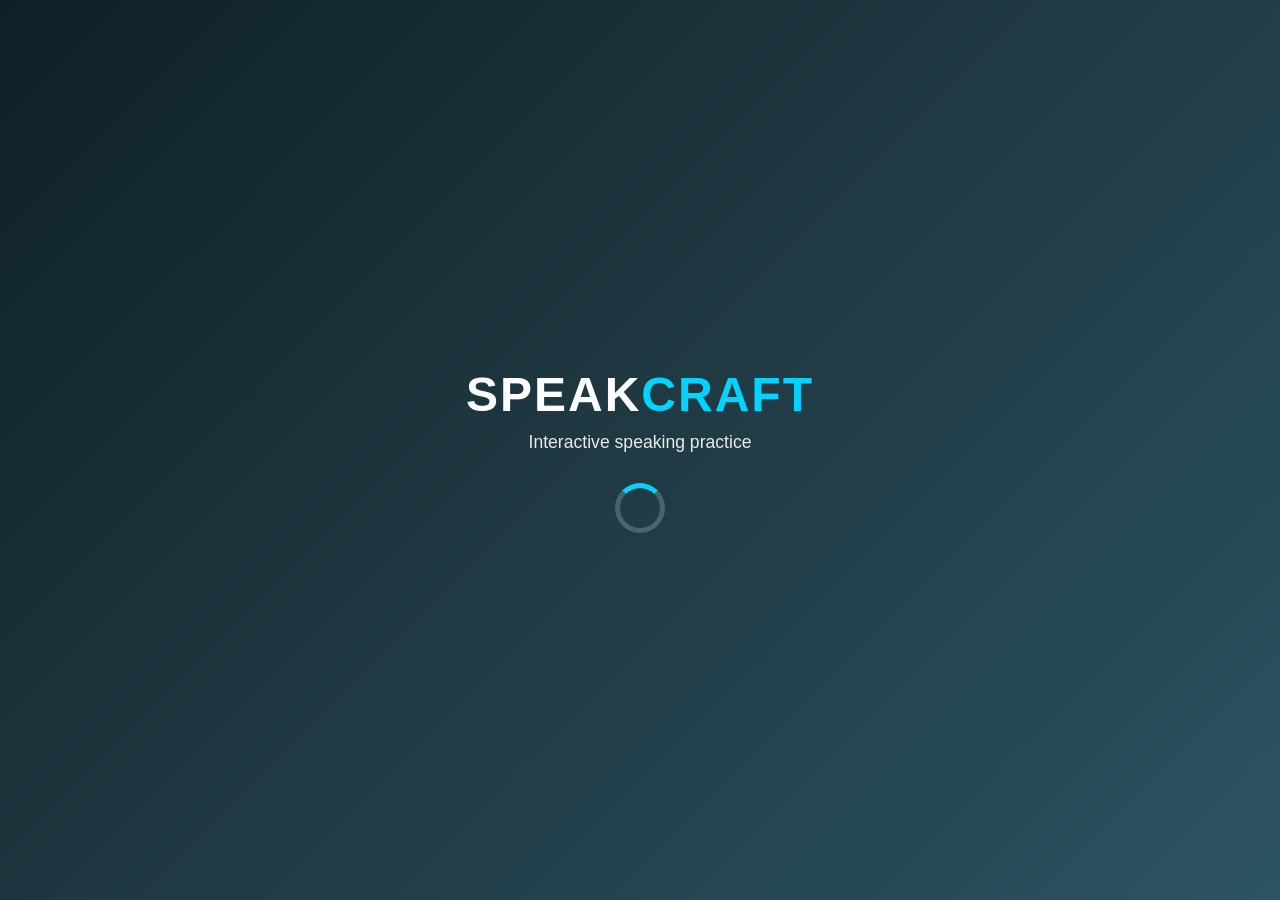
<file: index.html>
<!doctype html>
<html lang="es">
  <head>
    <meta name="viewport" content="width=device-width, initial-scale=1.0" />
    <meta charset="UTF-8" />
    <title>Bienvenido - SpeakCraft</title>
    <link rel="stylesheet" href="css/bienvenido.css" />
  </head>

  <body class="welcome-body">
    <div class="welcome-container">
      <h1>SPEAK<span>CRAFT</span></h1>
      <p>Interactive speaking practice</p>
      <div class="loader"></div>
    </div>

    <script>
      // Redirección automática después de 3 segundos
      setTimeout(() => {
        window.location.href = "principal.html";
      }, 3000);
    </script>
  </body>
</html>
</file>
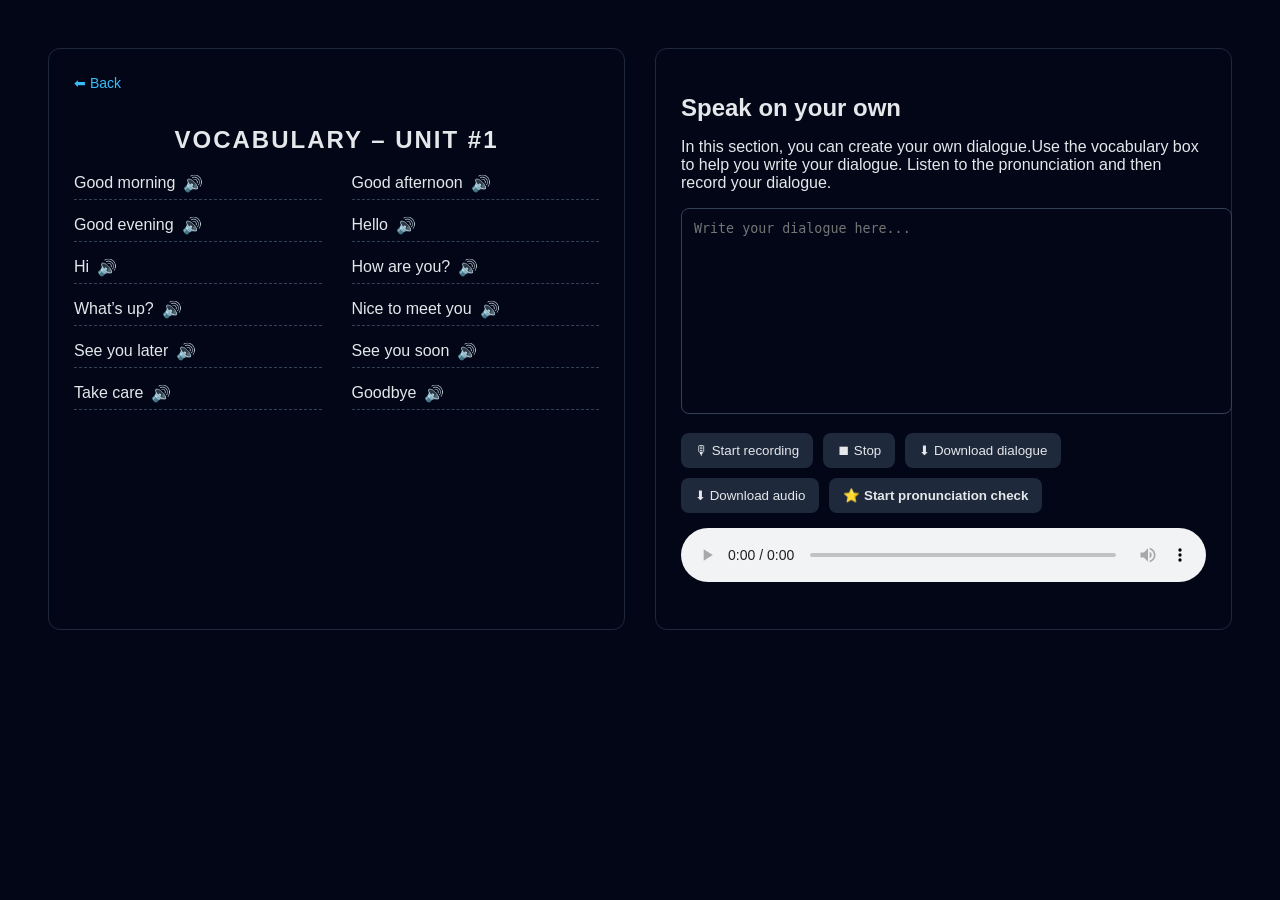
<file: diccionario.html>
<!doctype html>
<html lang="es">
  <head>
    <meta name="viewport" content="width=device-width, initial-scale=1.0" />

    <meta charset="UTF-8" />
    <title>Vocabulary | SPEAKCRAFT</title>
    <link rel="stylesheet" href="css/dictionary.css" />
  </head>

  <body>
    <div class="worksheet-container">
      <!-- COLUMNA IZQUIERDA: DICCIONARIO -->

      <section class="dictionary-container">
        <a href="uno.html" class="home-btn">⬅ Back</a>

        <h2 class="dictionary-title">VOCABULARY – UNIT #1</h2>

        <div class="vocab-grid">
          <div class="vocab-item" onclick="showTranslation(this)">
            <span class="word">Good morning</span>
            <button
              class="audio-btn"
              onclick="playAudio(event, 'diccionario/goodmorning.mp3')"
            >
              🔊
            </button>
            <span class="translation">Buenos días</span>
          </div>

          <div class="vocab-item" onclick="showTranslation(this)">
            <span class="word">Good afternoon</span>
            <button
              class="audio-btn"
              onclick="playAudio(event, 'diccionario/goodafternoon.mp3')"
            >
              🔊
            </button>
            <span class="translation">Buenas tardes</span>
          </div>

          <div class="vocab-item" onclick="showTranslation(this)">
            <span class="word">Good evening</span>
            <button
              class="audio-btn"
              onclick="playAudio(event, 'diccionario/goodevening.mp3')"
            >
              🔊
            </button>
            <span class="translation">Buenas noches</span>
          </div>

          <div class="vocab-item" onclick="showTranslation(this)">
            <span class="word">Hello</span>
            <button
              class="audio-btn"
              onclick="playAudio(event, 'diccionario/hello.mp3')"
            >
              🔊
            </button>
            <span class="translation">Hola</span>
          </div>

          <div class="vocab-item" onclick="showTranslation(this)">
            <span class="word">Hi</span>
            <button
              class="audio-btn"
              onclick="playAudio(event, 'diccionario/hi.mp3')"
            >
              🔊
            </button>
            <span class="translation">Hola</span>
          </div>

          <div class="vocab-item" onclick="showTranslation(this)">
            <span class="word">How are you?</span>
            <button
              class="audio-btn"
              onclick="playAudio(event, 'diccionario/howareyou.mp3')"
            >
              🔊
            </button>
            <span class="translation">¿Cómo estás?</span>
          </div>

          <div class="vocab-item" onclick="showTranslation(this)">
            <span class="word">What’s up?</span>
            <button
              class="audio-btn"
              onclick="playAudio(event, 'diccionario/Whatsup.mp3')"
            >
              🔊
            </button>
            <span class="translation">¿Qué tal?</span>
          </div>

          <div class="vocab-item" onclick="showTranslation(this)">
            <span class="word">Nice to meet you</span>
            <button
              class="audio-btn"
              onclick="playAudio(event, 'diccionario/nicetomeetyou.mp3')"
            >
              🔊
            </button>
            <span class="translation">Mucho gusto</span>
          </div>

          <div class="vocab-item" onclick="showTranslation(this)">
            <span class="word">See you later</span>
            <button
              class="audio-btn"
              onclick="playAudio(event, 'diccionario/seeyoulater.mp3')"
            >
              🔊
            </button>
            <span class="translation">Hasta luego</span>
          </div>

          <div class="vocab-item" onclick="showTranslation(this)">
            <span class="word">See you soon</span>
            <button
              class="audio-btn"
              onclick="playAudio(event, 'diccionario/seeyousoon.mp3')"
            >
              🔊
            </button>
            <span class="translation">Hasta pronto</span>
          </div>

          <div class="vocab-item" onclick="showTranslation(this)">
            <span class="word">Take care</span>
            <button
              class="audio-btn"
              onclick="playAudio(event, 'diccionario/takecare.mp3')"
            >
              🔊
            </button>
            <span class="translation">Cuídate</span>
          </div>

          <div class="vocab-item" onclick="showTranslation(this)">
            <span class="word">Goodbye</span>
            <button
              class="audio-btn"
              onclick="playAudio(event, 'diccionario/goodbye.mp3')"
            >
              🔊
            </button>
            <span class="translation">Adiós</span>
          </div>
        </div>
      </section>

      <!-- COLUMNA DERECHA: DIÁLOGO -->
      <section class="dialogue-container">
        <h2>Speak on your own</h2>
        <p>
          In this section, you can create your own dialogue.Use the vocabulary
          box to help you write your dialogue. Listen to the pronunciation and
          then record your dialogue.
        </p>

        <textarea
          id="dialogueText"
          placeholder="Write your dialogue here..."
        ></textarea>

        <div class="dialogue-buttons">
          <button onclick="startRecording()">🎙 Start recording</button>
          <button onclick="stopRecording()">⏹ Stop</button>
          <button onclick="downloadText()">⬇ Download dialogue</button>
          <button onclick="downloadAudio()">⬇ Download audio</button>
          <button id="gradeBtn" onclick="togglePronunciation()">
            ⭐ Start pronunciation check
          </button>
        </div>

        <audio id="audioPlayback" controls></audio>
        <p id="scoreResult"></p>
      </section>
    </div>

    <script src="dictionary.js"></script>
    <script src="pronunciacion.js"></script>
  </body>
</html>
</file>
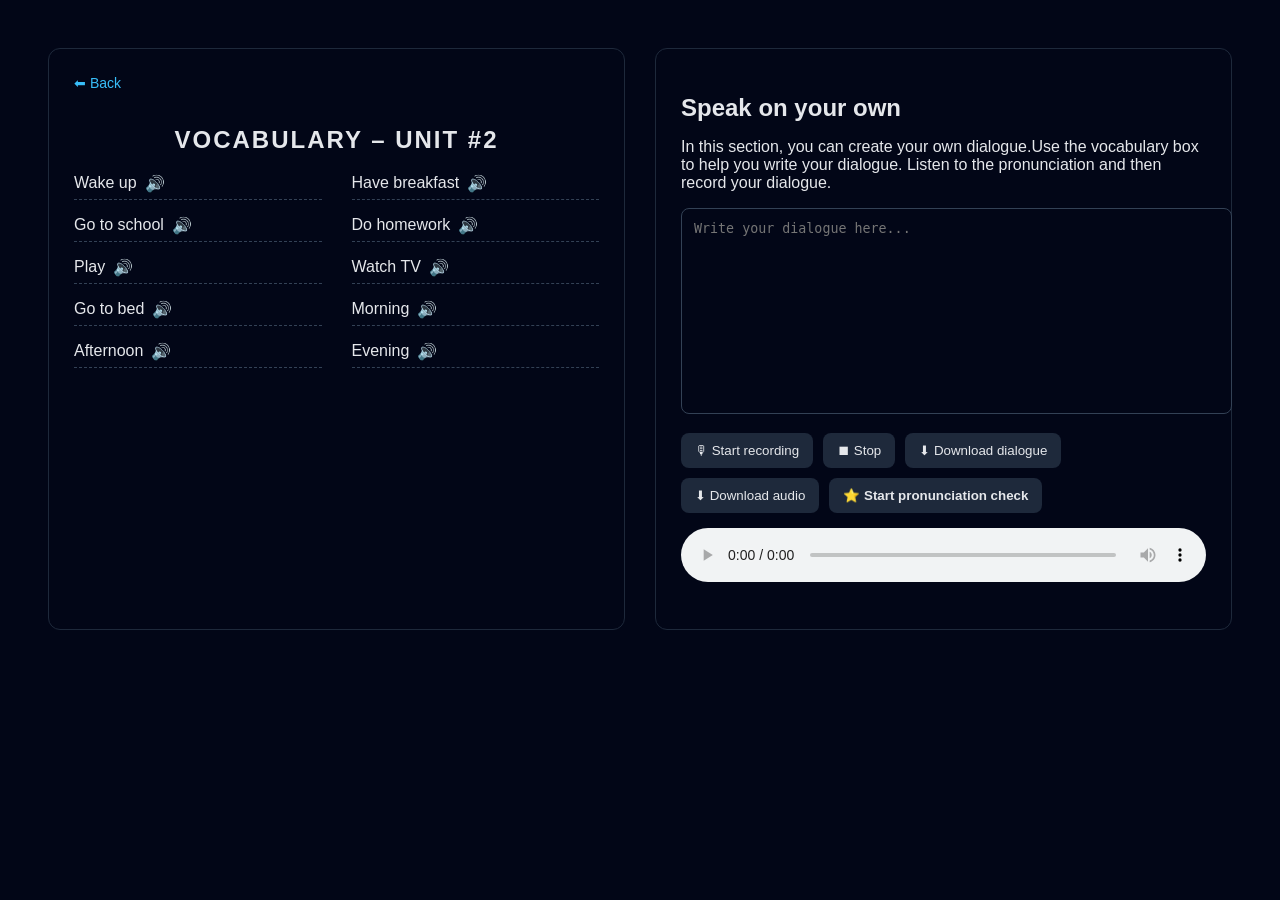
<file: diccionario2.html>
<!doctype html>
<html lang="es">
  <head>
    <meta name="viewport" content="width=device-width, initial-scale=1.0" />

    <meta charset="UTF-8" />
    <title>Vocabulary | SPEAKCRAFT</title>
    <link rel="stylesheet" href="css/dictionary.css" />
  </head>

  <body>
    <div class="worksheet-container">
      <!-- COLUMNA IZQUIERDA: DICCIONARIO -->

      <section class="dictionary-container">
        <a href="dos.html" class="home-btn">⬅ Back</a>

        <h2 class="dictionary-title">VOCABULARY – UNIT #2</h2>

        <div class="vocab-grid">
          <div class="vocab-item" onclick="showTranslation(this)">
            <span class="word">Wake up</span>
            <button
              class="audio-btn"
              onclick="playAudio(event, 'diccionario/wakeup.mp3')"
            >
              🔊
            </button>
            <span class="translation">Despertarse</span>
          </div>

          <div class="vocab-item" onclick="showTranslation(this)">
            <span class="word">Have breakfast</span>
            <button
              class="audio-btn"
              onclick="playAudio(event, 'diccionario/havebreakfast.mp3')"
            >
              🔊
            </button>
            <span class="translation">Desayunar</span>
          </div>

          <div class="vocab-item" onclick="showTranslation(this)">
            <span class="word">Go to school</span>
            <button
              class="audio-btn"
              onclick="playAudio(event, 'diccionario/gotoschool.mp3')"
            >
              🔊
            </button>
            <span class="translation">Ir a la escuela</span>
          </div>

          <div class="vocab-item" onclick="showTranslation(this)">
            <span class="word">Do homework</span>
            <button
              class="audio-btn"
              onclick="playAudio(event, 'diccionario/dohomework.mp3')"
            >
              🔊
            </button>
            <span class="translation">Hacer la tarea</span>
          </div>

          <div class="vocab-item" onclick="showTranslation(this)">
            <span class="word">Play</span>
            <button
              class="audio-btn"
              onclick="playAudio(event, 'diccionario/Play.mp3')"
            >
              🔊
            </button>
            <span class="translation">Jugar</span>
          </div>

          <div class="vocab-item" onclick="showTranslation(this)">
            <span class="word">Watch TV</span>
            <button
              class="audio-btn"
              onclick="playAudio(event, 'diccionario/watchtv.mp3')"
            >
              🔊
            </button>
            <span class="translation">Ver la televisión</span>
          </div>

          <div class="vocab-item" onclick="showTranslation(this)">
            <span class="word">Go to bed</span>
            <button
              class="audio-btn"
              onclick="playAudio(event, 'diccionario/gotobed.mp3')"
            >
              🔊
            </button>
            <span class="translation">Ir a dormir</span>
          </div>

          <div class="vocab-item" onclick="showTranslation(this)">
            <span class="word">Morning</span>
            <button
              class="audio-btn"
              onclick="playAudio(event, 'diccionario/Morning.mp3')"
            >
              🔊
            </button>
            <span class="translation">Mañana</span>
          </div>

          <div class="vocab-item" onclick="showTranslation(this)">
            <span class="word">Afternoon</span>
            <button
              class="audio-btn"
              onclick="playAudio(event, 'diccionario/Afternoon.mp3')"
            >
              🔊
            </button>
            <span class="translation">Tarde</span>
          </div>

          <div class="vocab-item" onclick="showTranslation(this)">
            <span class="word">Evening</span>
            <button
              class="audio-btn"
              onclick="playAudio(event, 'diccionario/Evening.mp3')"
            >
              🔊
            </button>
            <span class="translation">Noche</span>
          </div>
      </section>

      <!-- COLUMNA DERECHA: DIÁLOGO -->
      <section class="dialogue-container">
        <h2>Speak on your own</h2>
        <p>
          In this section, you can create your own dialogue.Use the vocabulary
          box to help you write your dialogue. Listen to the pronunciation and
          then record your dialogue.
        </p>

        <textarea
          id="dialogueText"
          placeholder="Write your dialogue here..."
        ></textarea>

        <div class="dialogue-buttons">
          <button onclick="startRecording()">🎙 Start recording</button>
          <button onclick="stopRecording()">⏹ Stop</button>
          <button onclick="downloadText()">⬇ Download dialogue</button>
          <button onclick="downloadAudio()">⬇ Download audio</button>
          <button id="gradeBtn" onclick="togglePronunciation()">
            ⭐ Start pronunciation check
          </button>
        </div>

        <audio id="audioPlayback" controls></audio>
        <p id="scoreResult"></p>
      </section>
    </div>

    <script src="dictionary.js"></script>
    <script src="pronunciacion.js"></script>
  </body>
</html>
</file>
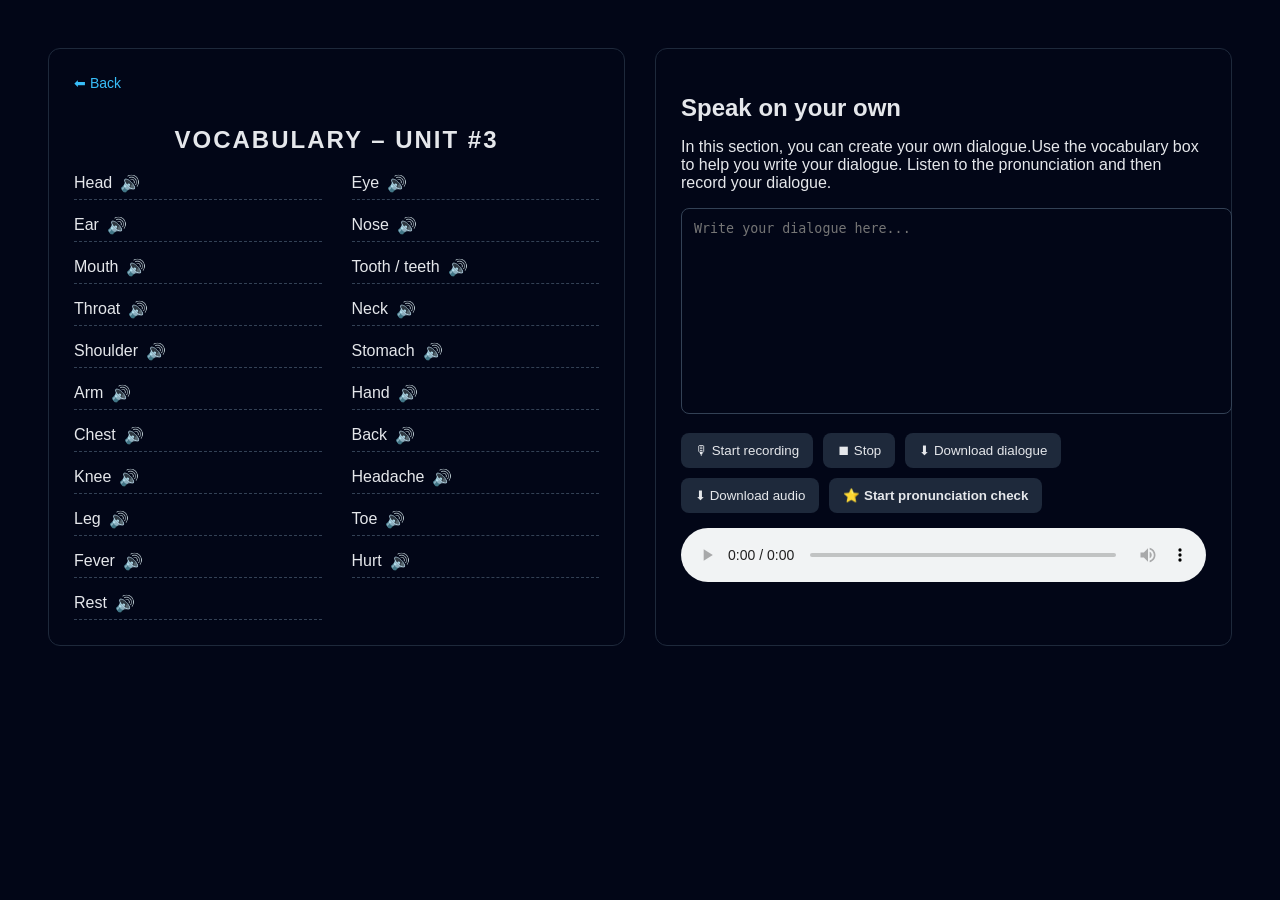
<file: diccionario3.html>
<!doctype html>
<html lang="es">
  <head>
    <meta name="viewport" content="width=device-width, initial-scale=1.0" />

    <meta charset="UTF-8" />
    <title>Vocabulary | SPEAKCRAFT</title>
    <link rel="stylesheet" href="css/dictionary.css" />
  </head>

  <body>
    <div class="worksheet-container">
      <!-- COLUMNA IZQUIERDA: DICCIONARIO -->

      <section class="dictionary-container">
        <a href="tres.html" class="home-btn">⬅ Back</a>

        <h2 class="dictionary-title">VOCABULARY – UNIT #3</h2>

        <div class="vocab-grid">
          <div class="vocab-item" onclick="showTranslation(this)">
            <span class="word">Head</span>
            <button
              class="audio-btn"
              onclick="playAudio(event, 'diccionario/Head.mp3')"
            >
              🔊
            </button>
            <span class="translation">Cabeza</span>
          </div>

          <div class="vocab-item" onclick="showTranslation(this)">
            <span class="word">Eye</span>
            <button
              class="audio-btn"
              onclick="playAudio(event, 'diccionario/Eye.mp3')"
            >
              🔊
            </button>
            <span class="translation">Ojo</span>
          </div>

          <div class="vocab-item" onclick="showTranslation(this)">
            <span class="word">Ear</span>
            <button
              class="audio-btn"
              onclick="playAudio(event, 'diccionario/Ear.mp3')"
            >
              🔊
            </button>
            <span class="translation">Oído</span>
          </div>

          <div class="vocab-item" onclick="showTranslation(this)">
            <span class="word">Nose</span>
            <button
              class="audio-btn"
              onclick="playAudio(event, 'diccionario/Nose.mp3')"
            >
              🔊
            </button>
            <span class="translation">Nariz</span>
          </div>

          <div class="vocab-item" onclick="showTranslation(this)">
            <span class="word">Mouth</span>
            <button
              class="audio-btn"
              onclick="playAudio(event, 'diccionario/Mouth.mp3')"
            >
              🔊
            </button>
            <span class="translation">Boca</span>
          </div>

          <div class="vocab-item" onclick="showTranslation(this)">
            <span class="word">Tooth / teeth</span>
            <button
              class="audio-btn"
              onclick="playAudio(event, 'diccionario/Tooth.mp3')"
            >
              🔊
            </button>
            <span class="translation">Diente / Dientes</span>
          </div>

          <div class="vocab-item" onclick="showTranslation(this)">
            <span class="word">Throat</span>
            <button
              class="audio-btn"
              onclick="playAudio(event, 'diccionario/Throat.mp3')"
            >
              🔊
            </button>
            <span class="translation">Garganta</span>
          </div>

          <div class="vocab-item" onclick="showTranslation(this)">
            <span class="word">Neck</span>
            <button
              class="audio-btn"
              onclick="playAudio(event, 'diccionario/Neck.mp3')"
            >
              🔊
            </button>
            <span class="translation">Cuello</span>
          </div>

          <div class="vocab-item" onclick="showTranslation(this)">
            <span class="word">Shoulder</span>
            <button
              class="audio-btn"
              onclick="playAudio(event, 'diccionario/Shoulder.mp3')"
            >
              🔊
            </button>
            <span class="translation">Hombro</span>
          </div>

          <div class="vocab-item" onclick="showTranslation(this)">
            <span class="word">Stomach</span>
            <button
              class="audio-btn"
              onclick="playAudio(event, 'diccionario/Stomach.mp3')"
            >
              🔊
            </button>
            <span class="translation">Estómago</span>
          </div>

          <div class="vocab-item" onclick="showTranslation(this)">
            <span class="word">Arm</span>
            <button
              class="audio-btn"
              onclick="playAudio(event, 'diccionario/Arm.mp3')"
            >
              🔊
            </button>
            <span class="translation">Brazo</span>
          </div>

          <div class="vocab-item" onclick="showTranslation(this)">
            <span class="word">Hand</span>
            <button
              class="audio-btn"
              onclick="playAudio(event, 'diccionario/Hand.mp3')"
            >
              🔊
            </button>
            <span class="translation">Mano</span>
          </div>
          <div class="vocab-item" onclick="showTranslation(this)">
            <span class="word">Chest</span>
            <button
              class="audio-btn"
              onclick="playAudio(event, 'diccionario/Chest.mp3')"
            >
              🔊
            </button>
            <span class="translation">Pecho</span>
          </div>
          <div class="vocab-item" onclick="showTranslation(this)">
            <span class="word">Back</span>
            <button
              class="audio-btn"
              onclick="playAudio(event, 'diccionario/Back.mp3')"
            >
              🔊
            </button>
            <span class="translation">Espalda</span>
          </div>
          <div class="vocab-item" onclick="showTranslation(this)">
            <span class="word">Knee</span>
            <button
              class="audio-btn"
              onclick="playAudio(event, 'diccionario/Knee.mp3')"
            >
              🔊
            </button>
            <span class="translation">Rodilla</span>
          </div>
          <div class="vocab-item" onclick="showTranslation(this)">
            <span class="word">Headache</span>
            <button
              class="audio-btn"
              onclick="playAudio(event, 'diccionario/Headache.mp3')"
            >
              🔊
            </button>
            <span class="translation">Dolor de cabeza</span>
          </div>
          <div class="vocab-item" onclick="showTranslation(this)">
            <span class="word">Leg</span>
            <button
              class="audio-btn"
              onclick="playAudio(event, 'diccionario/Leg.mp3')"
            >
              🔊
            </button>
            <span class="translation">Pierna</span>
          </div>
          <div class="vocab-item" onclick="showTranslation(this)">
            <span class="word">Toe</span>
            <button
              class="audio-btn"
              onclick="playAudio(event, 'diccionario/Toe.mp3')"
            >
              🔊
            </button>
            <span class="translation">Dedo del pie</span>
          </div>
          <div class="vocab-item" onclick="showTranslation(this)">
            <span class="word">Fever</span>
            <button
              class="audio-btn"
              onclick="playAudio(event, 'diccionario/Fever.mp3')"
            >
              🔊
            </button>
            <span class="translation">Fiebre</span>
          </div>
          <div class="vocab-item" onclick="showTranslation(this)">
            <span class="word">Hurt</span>
            <button
              class="audio-btn"
              onclick="playAudio(event, 'diccionario/Hurt.mp3')"
            >
              🔊
            </button>
            <span class="translation">Dolor</span>
          </div>
          <div class="vocab-item" onclick="showTranslation(this)">
            <span class="word">Rest</span>
            <button
              class="audio-btn"
              onclick="playAudio(event, 'diccionario/Rest.mp3')"
            >
              🔊
            </button>
            <span class="translation">Descanso</span>
          </div>
        </div>
      </section>

      <!-- COLUMNA DERECHA: DIÁLOGO -->
      <section class="dialogue-container">
        <h2>Speak on your own</h2>
        <p>
          In this section, you can create your own dialogue.Use the vocabulary
          box to help you write your dialogue. Listen to the pronunciation and
          then record your dialogue.
        </p>

        <textarea
          id="dialogueText"
          placeholder="Write your dialogue here..."
        ></textarea>

        <div class="dialogue-buttons">
          <button onclick="startRecording()">🎙 Start recording</button>
          <button onclick="stopRecording()">⏹ Stop</button>
          <button onclick="downloadText()">⬇ Download dialogue</button>
          <button onclick="downloadAudio()">⬇ Download audio</button>
          <button id="gradeBtn" onclick="togglePronunciation()">
            ⭐ Start pronunciation check
          </button>
        </div>

        <audio id="audioPlayback" controls></audio>
        <p id="scoreResult"></p>
      </section>
    </div>

    <script src="dictionary.js"></script>
    <script src="pronunciacion.js"></script>
  </body>
</html>
</file>
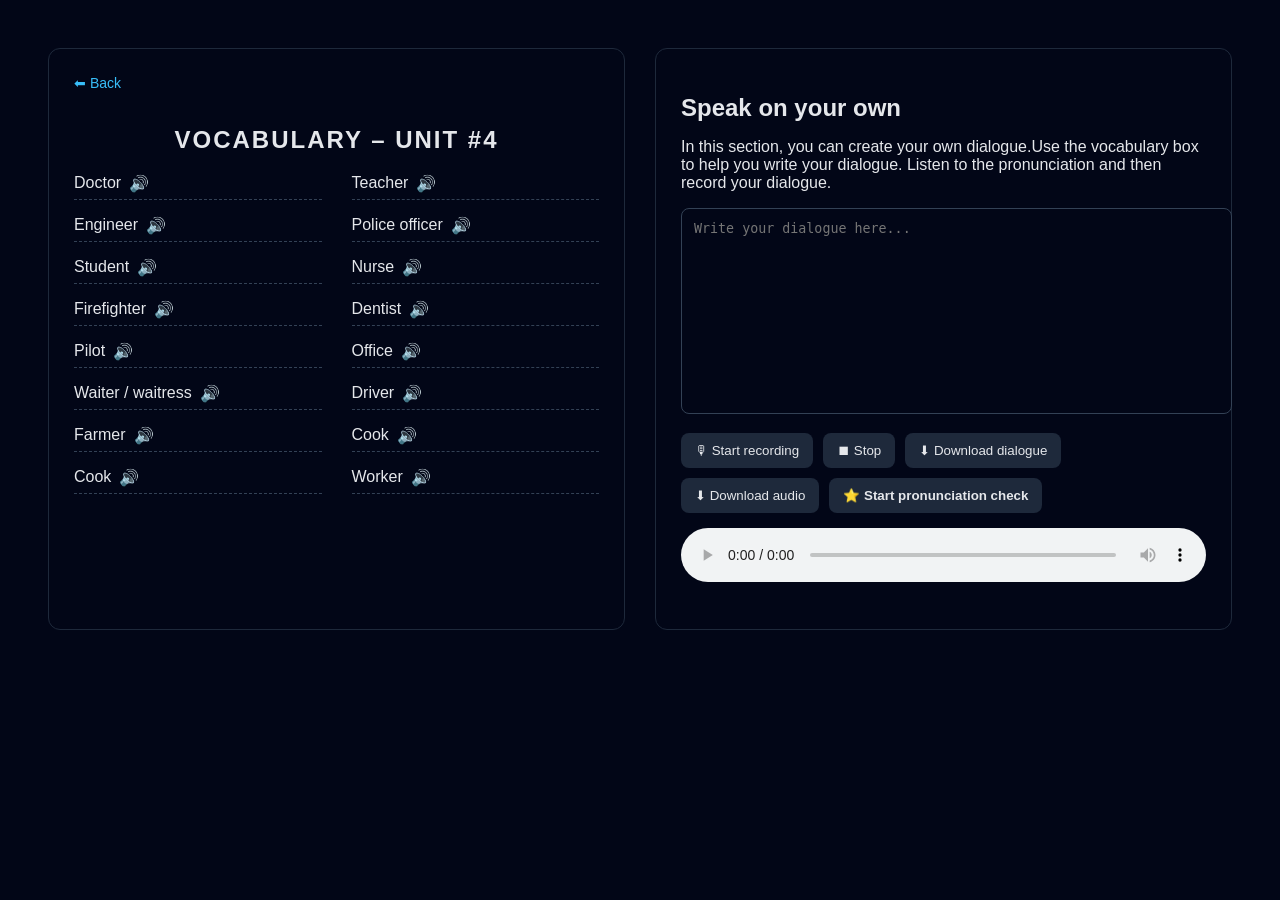
<file: diccionario4.html>
<!doctype html>
<html lang="es">
  <head>
    <meta name="viewport" content="width=device-width, initial-scale=1.0" />

    <meta charset="UTF-8" />
    <title>Vocabulary | SPEAKCRAFT</title>
    <link rel="stylesheet" href="css/dictionary.css" />
  </head>

  <body>
    <div class="worksheet-container">
      <!-- COLUMNA IZQUIERDA: DICCIONARIO -->

      <section class="dictionary-container">
        <a href="tres.html" class="home-btn">⬅ Back</a>

        <h2 class="dictionary-title">VOCABULARY – UNIT #4</h2>

        <div class="vocab-grid">
          <div class="vocab-item" onclick="showTranslation(this)">
            <span class="word">Doctor</span>
            <button
              class="audio-btn"
              onclick="playAudio(event, 'diccionario/Doctor.mp3')"
            >
              🔊
            </button>
            <span class="translation">Médico</span>
          </div>

          <div class="vocab-item" onclick="showTranslation(this)">
            <span class="word">Teacher</span>
            <button
              class="audio-btn"
              onclick="playAudio(event, 'diccionario/Teacher.mp3')"
            >
              🔊
            </button>
            <span class="translation">Maestro</span>
          </div>

          <div class="vocab-item" onclick="showTranslation(this)">
            <span class="word">Engineer</span>
            <button
              class="audio-btn"
              onclick="playAudio(event, 'diccionario/Engineer.mp3')"
            >
              🔊
            </button>
            <span class="translation">Ingeniero</span>
          </div>

          <div class="vocab-item" onclick="showTranslation(this)">
            <span class="word">Police officer</span>
            <button
              class="audio-btn"
              onclick="playAudio(event, 'diccionario/Police_Officer.mp3')"
            >
              🔊
            </button>
            <span class="translation">Policía</span>
          </div>

          <div class="vocab-item" onclick="showTranslation(this)">
            <span class="word">Student</span>
            <button
              class="audio-btn"
              onclick="playAudio(event, 'diccionario/Student.mp3')"
            >
              🔊
            </button>
            <span class="translation">Estudiante</span>
          </div>

          <div class="vocab-item" onclick="showTranslation(this)">
            <span class="word">Nurse</span>
            <button
              class="audio-btn"
              onclick="playAudio(event, 'diccionario/Nurse.mp3')"
            >
              🔊
            </button>
            <span class="translation">Enfermera</span>
          </div>

          <div class="vocab-item" onclick="showTranslation(this)">
            <span class="word">Firefighter</span>
            <button
              class="audio-btn"
              onclick="playAudio(event, 'diccionario/Firefighter.mp3')"
            >
              🔊
            </button>
            <span class="translation">Bombero</span>
          </div>

          <div class="vocab-item" onclick="showTranslation(this)">
            <span class="word">Dentist</span>
            <button
              class="audio-btn"
              onclick="playAudio(event, 'diccionario/Dentist.mp3')"
            >
              🔊
            </button>
            <span class="translation">Dentista</span>
          </div>

          <div class="vocab-item" onclick="showTranslation(this)">
            <span class="word">Pilot</span>
            <button
              class="audio-btn"
              onclick="playAudio(event, 'diccionario/Pilot.mp3')"
            >
              🔊
            </button>
            <span class="translation">Piloto</span>
          </div>

          <div class="vocab-item" onclick="showTranslation(this)">
            <span class="word">Office</span>
            <button
              class="audio-btn"
              onclick="playAudio(event, 'diccionario/Office.mp3')"
            >
              🔊
            </button>
            <span class="translation">Oficinista</span>
          </div>

          <div class="vocab-item" onclick="showTranslation(this)">
            <span class="word">Waiter / waitress</span>
            <button
              class="audio-btn"
              onclick="playAudio(event, 'diccionario/Waiter.mp3')"
            >
              🔊
            </button>
            <span class="translation">Mesero / Mesera</span>
          </div>

          <div class="vocab-item" onclick="showTranslation(this)">
            <span class="word">Driver</span>
            <button
              class="audio-btn"
              onclick="playAudio(event, 'diccionario/Driver.mp3')"
            >
              🔊
            </button>
            <span class="translation">Conductor</span>
          </div>
          <div class="vocab-item" onclick="showTranslation(this)">
            <span class="word">Farmer</span>
            <button
              class="audio-btn"
              onclick="playAudio(event, 'diccionario/Farmer.mp3')"
            >
              🔊
            </button>
            <span class="translation">Agricultor</span>
          </div>
          <div class="vocab-item" onclick="showTranslation(this)">
            <span class="word">Cook</span>
            <button
              class="audio-btn"
              onclick="playAudio(event, 'diccionario/Cook.mp3')"
            >
              🔊
            </button>
            <span class="translation">Cocinero</span>
          </div>
          <div class="vocab-item" onclick="showTranslation(this)">
            <span class="word">Cook</span>
            <button
              class="audio-btn"
              onclick="playAudio(event, 'diccionario/Cook.mp3')"
            >
              🔊
            </button>
            <span class="translation">Cocinero</span>
          </div>
          <div class="vocab-item" onclick="showTranslation(this)">
            <span class="word">Worker</span>
            <button
              class="audio-btn"
              onclick="playAudio(event, 'diccionario/Worker.mp3')"
            >
              🔊
            </button>
            <span class="translation">Trabajador</span>
          </div>
        </div>
      </section>

      <!-- COLUMNA DERECHA: DIÁLOGO -->
      <section class="dialogue-container">
        <h2>Speak on your own</h2>
        <p>
          In this section, you can create your own dialogue.Use the vocabulary
          box to help you write your dialogue. Listen to the pronunciation and
          then record your dialogue.
        </p>

        <textarea
          id="dialogueText"
          placeholder="Write your dialogue here..."
        ></textarea>

        <div class="dialogue-buttons">
          <button onclick="startRecording()">🎙 Start recording</button>
          <button onclick="stopRecording()">⏹ Stop</button>
          <button onclick="downloadText()">⬇ Download dialogue</button>
          <button onclick="downloadAudio()">⬇ Download audio</button>
          <button id="gradeBtn" onclick="togglePronunciation()">
            ⭐ Start pronunciation check
          </button>
        </div>

        <audio id="audioPlayback" controls></audio>
        <p id="scoreResult"></p>
      </section>
    </div>

    <script src="dictionary.js"></script>
    <script src="pronunciacion.js"></script>
  </body>
</html>
</file>
<file: css/bienvenido.css>
/* ======================
   RESET GENERAL
====================== */
* {
  margin: 0;
  padding: 0;
  box-sizing: border-box;
  font-family: "Segoe UI", sans-serif;
}

/* ======================
   WELCOME SCREEN
====================== */
.welcome-body {
  background: linear-gradient(135deg, #0f2027, #203a43, #2c5364);
  height: 100vh;
  display: flex;
  justify-content: center;
  align-items: center;
}

.welcome-container {
  text-align: center;
  color: #fff;
  animation: fadeIn 1.5s ease-in-out;
}

.welcome-container h1 {
  font-size: 3rem;
  letter-spacing: 2px;
}

.welcome-container h1 span {
  color: #00d4ff;
}

.welcome-container p {
  margin-top: 10px;
  font-size: 1.1rem;
  opacity: 0.9;
}

/* Loader */
.loader {
  margin: 30px auto 0;
  width: 50px;
  height: 50px;
  border: 5px solid rgba(255, 255, 255, 0.2);
  border-top: 5px solid #00d4ff;
  border-radius: 50%;
  animation: spin 1s linear infinite;
}

/* Animaciones */
@keyframes spin {
  to {
    transform: rotate(360deg);
  }
}

@keyframes fadeIn {
  from {
    opacity: 0;
    transform: scale(0.95);
  }
  to {
    opacity: 1;
    transform: scale(1);
  }
}

@media (max-width: 768px) {
  .steps-container {
    flex-direction: column;
  }
}

/* =========================
   RESPONSIVE DESIGN
   ========================= */

@media (max-width: 768px) {
  body {
    display: block;
  }

  .sidebar {
    width: 100%;
    height: auto;
    position: relative;
  }

  .main-content {
    margin-left: 0;
    width: 100%;
    padding: 20px;
  }

  .hero-card {
    flex-direction: column;
  }

  .hero-card img {
    width: 100%;
    height: auto;
  }
}
</file>
<file: css/dictionary.css>
/* ====== GLOBAL ====== */
body {
  background: #020617;
  color: #e5e7eb;
  font-family: "Segoe UI", Tahoma, sans-serif;
  padding: 40px;
}

/* ====== LAYOUT GENERAL ====== */
.worksheet-container {
  display: grid;
  grid-template-columns: 1fr 1fr;
  gap: 30px;
  max-width: 1200px;
  margin: auto;
}

/* ====== DICCIONARIO ====== */
.dictionary-container {
  border: 1px solid #1e293b;
  border-radius: 12px;
  padding: 25px;
}

.dictionary-title {
  text-align: center;
  letter-spacing: 2px;
  margin-bottom: 20px;
}

/* Grid de vocabulario */
.vocab-grid {
  display: grid;
  grid-template-columns: 1fr 1fr;
  gap: 16px 30px;
}

/* Item vocabulario */
.vocab-item {
  position: relative;
  border-bottom: 1px dashed #334155;
  padding-bottom: 6px;
  display: flex;
  align-items: center;
  gap: 8px;
}

/* Palabra (clickeable) */
.word {
  font-weight: 500;
  cursor: pointer; /* 👈 indica click */
}

/* Botón de audio */
.audio-btn {
  background: none;
  border: none;
  color: #38bdf8;
  cursor: pointer;
  font-size: 16px;
  padding: 0;
}

.audio-btn:hover {
  color: #0ea5e9;
}

/* Traducción (solo por click) */
.translation {
  position: absolute;
  top: 100%;
  left: 0;
  margin-top: 6px;
  background: #111827;
  color: #e5e7eb;
  padding: 6px 10px;
  border-radius: 6px;
  font-size: 14px;
  white-space: nowrap;
  opacity: 0;
  transform: translateY(-4px);
  transition:
    opacity 0.2s ease,
    transform 0.2s ease;
  pointer-events: none;
  z-index: 10;
}

/* Visible al hacer click */
.vocab-item.show .translation {
  opacity: 1;
  transform: translateY(0);
}

/* ====== DIÁLOGO ====== */
.dialogue-container {
  border: 1px solid #1e293b;
  border-radius: 12px;
  padding: 25px;
}

.dialogue-container h2 {
  margin-bottom: 15px;
}

textarea {
  width: 100%;
  height: 180px;
  background: #020617;
  color: #e5e7eb;
  border: 1px solid #334155;
  border-radius: 8px;
  padding: 12px;
  resize: none;
}

.dialogue-buttons {
  display: flex;
  flex-wrap: wrap;
  gap: 10px;
  margin-top: 15px;
}

button {
  background: #1e293b;
  color: #e5e7eb;
  border: none;
  padding: 10px 14px;
  border-radius: 8px;
  cursor: pointer;
}

button:hover {
  background: #334155;
}

audio {
  margin-top: 15px;
  width: 100%;
}

/* ====== RESPONSIVE ====== */
@media (max-width: 900px) {
  .worksheet-container {
    grid-template-columns: 1fr;
  }
}

@media (max-width: 600px) {
  .vocab-grid {
    grid-template-columns: 1fr;
  }
}

.home-btn {
  display: inline-block;
  margin-bottom: 15px;
  color: #38bdf8;
  text-decoration: none;
  font-size: 14px;
}

.home-btn:hover {
  text-decoration: underline;
}

#scoreResult {
  margin-top: 12px;
  font-size: 15px;
  color: #38bdf8;
}

@media (max-width: 768px) {
  .steps-container {
    flex-direction: column;
  }
}

/* =========================
   RESPONSIVE DESIGN
   ========================= */

@media (max-width: 768px) {
  body {
    display: block;
  }

  .sidebar {
    width: 100%;
    height: auto;
    position: relative;
  }

  .main-content {
    margin-left: 0;
    width: 100%;
    padding: 20px;
  }

  .hero-card {
    flex-direction: column;
  }

  .hero-card img {
    width: 100%;
    height: auto;
  }
}

#gradeBtn {
  transition: 0.3s ease;
  font-weight: bold;
}

#scoreResult {
  margin-top: 15px;
  font-size: 18px;
}
</file>
